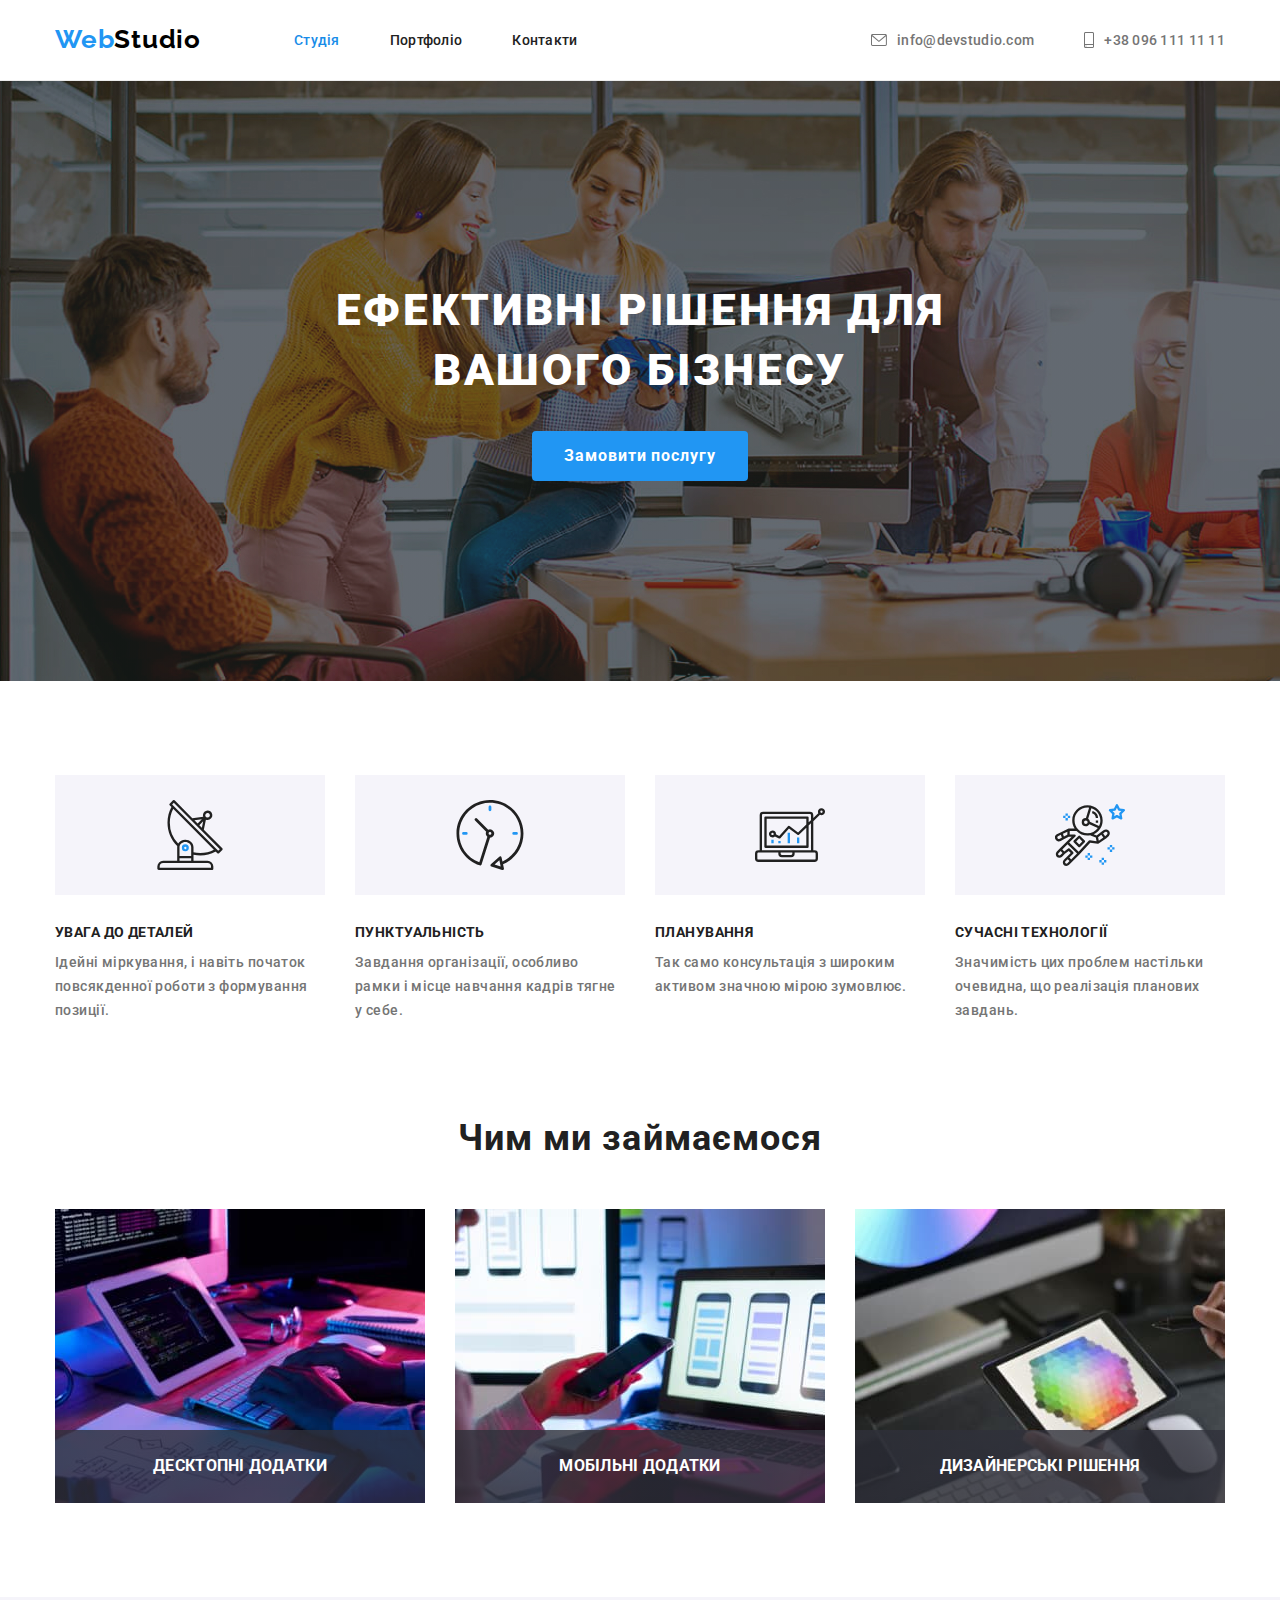
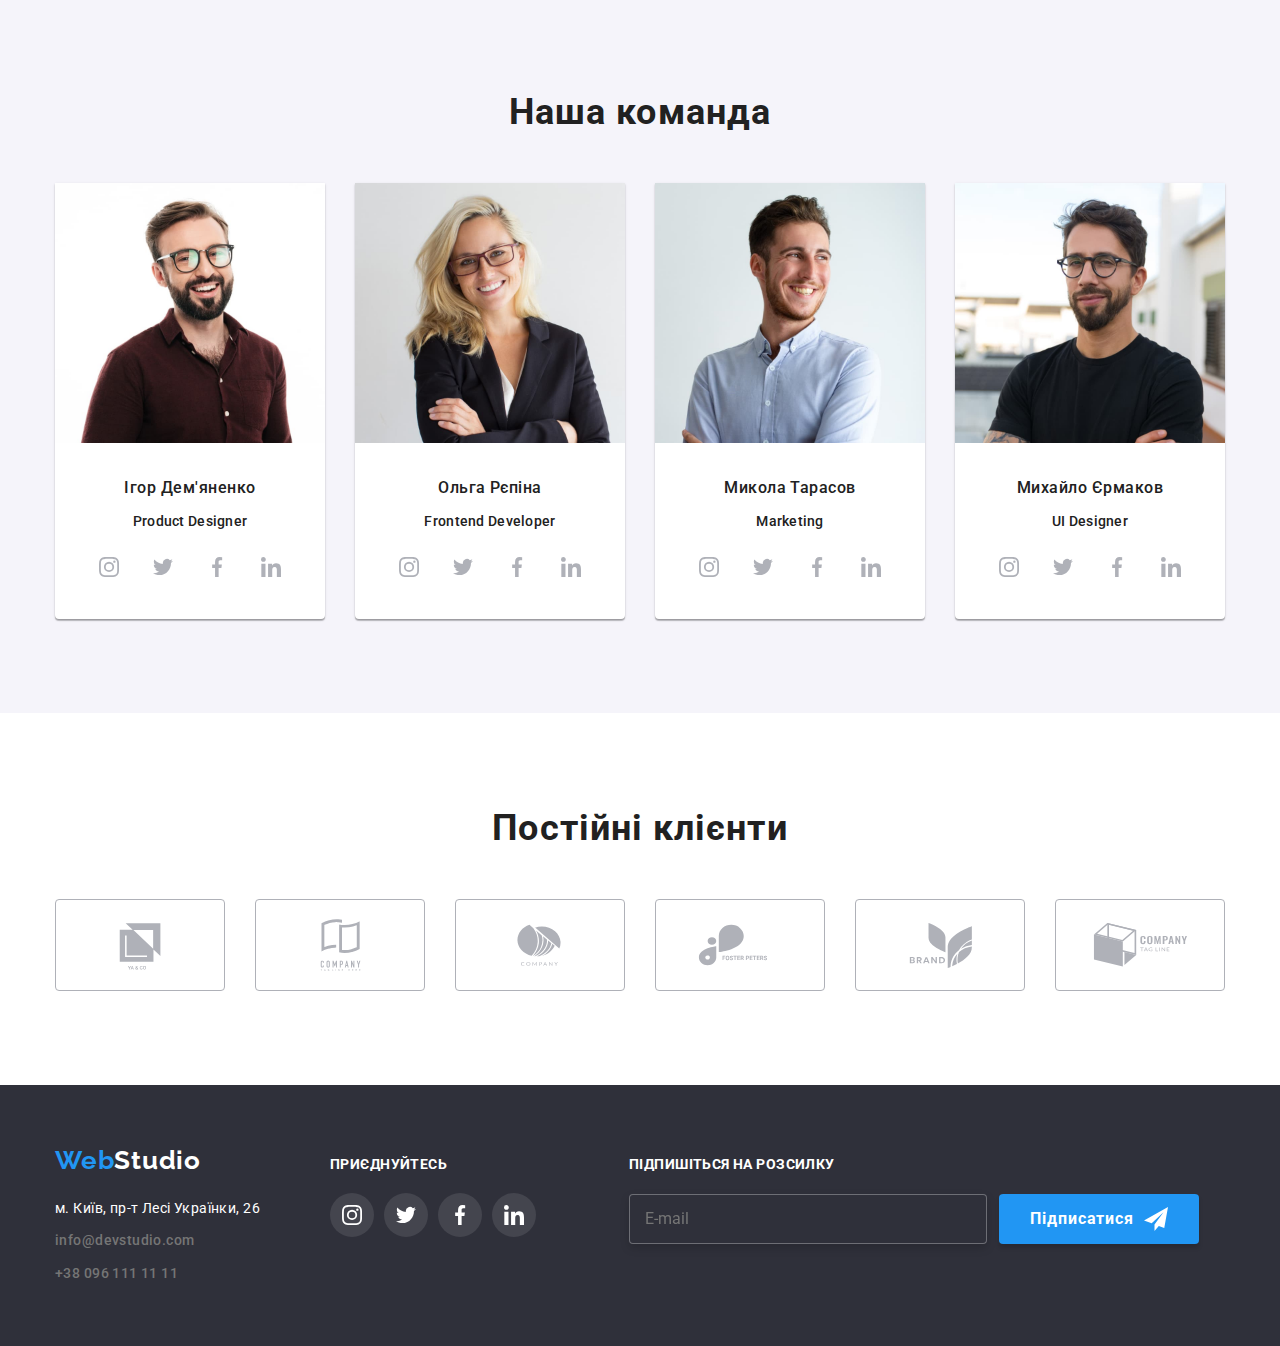
<file: index.html>
<!DOCTYPE html>
<html lang="uk">
  <head>
    <meta charset="UTF-8" />
    <meta http-equiv="X-UA-Compatible" content="IE=edge" />
    <meta name="viewport" content="width=device-width, initial-scale=1.0" />
    <title>Document</title>
    <link
      href="https://fonts.googleapis.com/css2?family=Raleway:wght@900&family=Roboto:wght@400;500;700;900&display=swap"
      rel="stylesheet"
    />
    <link
      rel="stylesheet"
      href="https://cdnjs.cloudflare.com/ajax/libs/modern-normalize/1.1.0/modern-normalize.min.css"
    />
    <link rel="stylesheet" href="./css/styles.css" />
  </head>
  <body>
    <!-- Шапка -->
    <header class="page-header">
      <div class="container main-nav">
        <!-- Навігація -->
        <nav class="nav">
          <a href="./index.html" class="logo"><span class="logo-text">Web</span>Studio</a>
          <ul class="list site-nav">
            <li class="item">
              <a href="./index.html" class="link current">Студія</a>
            </li>
            <li class="item"><a href="./portfolio.html" class="link">Портфоліо</a></li>
            <li class="item"><a href="" class="link">Контакти</a></li>
          </ul>
        </nav>
        <!-- Контакти -->
        <ul class="list kontakt-nav">
          <li class="item">
            <a href="mailto:info@devstudio.com" class="link">
              <svg width="16" height="12" class="envelope">
                <use href="./images/icons.svg#envelope"></use>
              </svg>
              info@devstudio.com
            </a>
          </li>
          <li class="item">
            <a href="tel:+380961111111" class="link">
              <svg width="10" height="16" class="envelope">
                <use href="./images/icons.svg#smartphone"></use>
              </svg>
              +38 096 111 11 11
            </a>
          </li>
        </ul>
      </div>
    </header>
    <!-- Main -->
    <main>
      <!-- Герой -->
      <section class="overlay hero section">
        <div class="container">
          <h1 class="hero-title">
            ЕФЕКТИВНІ РІШЕННЯ ДЛЯ <br />
            ВАШОГО БІЗНЕСУ
          </h1>
          <button data-modal-open type="button" class="hero-button">Замовити послугу</button>
          <div class="backdrop is-hidden" data-modal>
            <div class="modal">
              <button data-modal-close class="close-button">
                <svg width="18" height="18" class="button-icons">
                  <use href="./images/icons.svg#close"></use>
                </svg>
              </button>
              <form action="" class="form">
                <p>Залиште свої дані, ми вам передзвонимо</p>
                <div class="form-group">
                  <label for="name" class="modal-label">Ім'я</label>
                  <input type="text" name="name" id="name" class="modal-input" placeholder=" " />
                  <svg width="18" height="18" class="modal-icon">
                    <use href="./images/icons.svg#persone"></use>
                  </svg>
                </div>
                <div class="form-group">
                  <label for="tel" class="modal-label">Телефон</label>
                  <input type="tel" name="tel" id="tel" class="modal-input" placeholder=" " />
                  <svg width="18" height="18" class="modal-icon">
                    <use href="./images/icons.svg#phone-black"></use>
                  </svg>
                </div>
                <div class="form-group">
                  <label for="email" class="modal-label">Пошта</label>
                  <input type="email" name="email" id="email" class="modal-input" placeholder=" " />
                  <svg width="18" height="18" class="modal-icon">
                    <use href="./images/icons.svg#email-black"></use>
                  </svg>
                </div>
                <div class="form-group">
                  <label for="comment" class="modal-label">Коментар</label>
                  <textarea
                    name="comment"
                    id="comment"
                    cols="30"
                    rows="5"
                    placeholder="Введіть текст"
                  ></textarea>
                </div>
                <label class="modal-label checkbox-label">
                  <input
                    type="checkbox"
                    name="policy"
                    value="policy"
                    class="checkbox-input visually-hidden"
                  />
                  <span class="checkbox-border">
                    <svg width="11" height="8" class="checkbox-icon">
                      <use href="./images/icons.svg#checkbox"></use>
                    </svg>
                  </span>
                  <span class="checkbox-title">
                    Погоджуюся з розсилкою та приймаю
                    <a href="" class="contract"> Умови договору</a>
                  </span>
                </label>

                <button type="submit">Відправити</button>
              </form>
            </div>
          </div>
        </div>
      </section>
      <!-- Особливості -->
      <section class="section">
        <div class="container">
          <h2 class="visually-hidden">Особливості</h2>
          <ul class="list list-flexbox">
            <li class="item features-item">
              <div class="features-icons-element">
                <svg width="70" height="70" class="features-icons">
                  <use href="./images/icons.svg#antenna"></use>
                </svg>
              </div>
              <h3 class="list-features-title">УВАГА ДО ДЕТАЛЕЙ</h3>
              <p class="list-features-text">
                Ідейні міркування, і навіть початок повсякденної роботи з формування позиції.
              </p>
            </li>
            <li class="item features-item">
              <div class="features-icons-element">
                <svg width="70" height="70" class="features-icons">
                  <use href="./images/icons.svg#clock"></use>
                </svg>
              </div>
              <h3 class="list-features-title">ПУНКТУАЛЬНІСТЬ</h3>
              <p class="list-features-text">
                Завдання організації, особливо рамки і місце навчання кадрів тягне у себе.
              </p>
            </li>
            <li class="item features-item">
              <div class="features-icons-element">
                <svg width="70" height="70" class="features-icons">
                  <use href="./images/icons.svg#diagram"></use>
                </svg>
              </div>
              <h3 class="list-features-title">ПЛАНУВАННЯ</h3>
              <p class="list-features-text">
                Так само консультація з широким активом значною мірою зумовлює.
              </p>
            </li>
            <li class="item features-item">
              <div class="features-icons-element">
                <svg width="70" height="70" class="features-icons">
                  <use href="./images/icons.svg#astronaut"></use>
                </svg>
              </div>
              <h3 class="list-features-title">СУЧАСНІ ТЕХНОЛОГІЇ</h3>
              <p class="list-features-text">
                Значимість цих проблем настільки очевидна, що реалізація планових завдань.
              </p>
            </li>
          </ul>
        </div>
      </section>
      <!-- Чим ми займаємося -->
      <section class="section work">
        <div class="container">
          <h2 class="section-name">Чим ми займаємося</h2>
          <ul class="list list-flexbox">
            <li class="item work-item">
              <div class="work-icons">
                <img
                  src="./images/development.jpg"
                  alt="Web-Development"
                  width="370"
                  height="294"
                />
                <div class="work-name">
                  <h3>ДЕСКТОПНІ ДОДАТКИ</h3>
                </div>
              </div>
            </li>
            <li class="item work-item">
              <div class="work-icons">
                <img src="images/marketing.jpg" alt="Marketing" width="370" height="294" />
                <div class="work-name">
                  <h3>МОБІЛЬНІ ДОДАТКИ</h3>
                </div>
              </div>
            </li>
            <li class="item work-item">
              <div class="work-icons">
                <img src="images/design.jpg" alt="Design" width="370" height="294" />
                <div class="work-name">
                  <h3>ДИЗАЙНЕРСЬКІ РІШЕННЯ</h3>
                </div>
              </div>
            </li>
          </ul>
        </div>
      </section>
      <!-- Наша Команда -->
      <section class="section section-command">
        <div class="container">
          <h2 class="section-name">Наша команда</h2>
          <ul class="list list-flexbox">
            <li class="item command-item">
              <img src="images/igor.jpg" alt="Igor" width="270" height="260" />
              <div class="command-content">
                <h3 class="section-command-people">Ігор Дем'яненко</h3>
                <p class="section-command-position">Product Designer</p>
                <ul class="list-icons">
                  <li class="item-icons">
                    <a href="" class="link-icons">
                      <svg width="20" height="20" class="social-network-icons">
                        <use href="./images/icons.svg#instagram"></use>
                      </svg>
                    </a>
                  </li>
                  <li class="item-icons">
                    <a href="" class="link-icons">
                      <svg width="20" height="20" class="social-network-icons">
                        <use href="./images/icons.svg#twitter"></use>
                      </svg>
                    </a>
                  </li>
                  <li class="item-icons">
                    <a href="" class="link-icons">
                      <svg width="20" height="20" class="social-network-icons">
                        <use href="./images/icons.svg#facebook"></use>
                      </svg>
                    </a>
                  </li>
                  <li class="item-icons">
                    <a href="" class="link-icons">
                      <svg width="20" height="20" class="social-network-icons">
                        <use href="./images/icons.svg#linkedin"></use>
                      </svg>
                    </a>
                  </li>
                </ul>
              </div>
            </li>
            <li class="item command-item">
              <img src="images/olga.jpg" alt="Olga" width="270" height="260" />
              <div class="command-content">
                <h3 class="section-command-people">Ольга Рєпіна</h3>
                <p class="section-command-position">Frontend Developer</p>
                <ul class="list-icons">
                  <li class="item-icons">
                    <a href="" class="link-icons">
                      <svg width="20" height="20" class="social-network-icons">
                        <use href="./images/icons.svg#instagram"></use>
                      </svg>
                    </a>
                  </li>
                  <li class="item-icons">
                    <a href="" class="link-icons">
                      <svg width="20" height="20" class="social-network-icons">
                        <use href="./images/icons.svg#twitter"></use>
                      </svg>
                    </a>
                  </li>
                  <li class="item-icons">
                    <a href="" class="link-icons">
                      <svg width="20" height="20" class="social-network-icons">
                        <use href="./images/icons.svg#facebook"></use>
                      </svg>
                    </a>
                  </li>
                  <li class="item-icons">
                    <a href="" class="link-icons">
                      <svg width="20" height="20" class="social-network-icons">
                        <use href="./images/icons.svg#linkedin"></use>
                      </svg>
                    </a>
                  </li>
                </ul>
              </div>
            </li>
            <li class="item command-item">
              <img src="images/mykola.jpg" alt="Mykola" width="270" height="260" />
              <div class="command-content">
                <h3 class="section-command-people">Микола Тарасов</h3>
                <p class="section-command-position">Marketing</p>
                <ul class="list-icons">
                  <li class="item-icons">
                    <a href="" class="link-icons">
                      <svg width="20" height="20" class="social-network-icons">
                        <use href="./images/icons.svg#instagram"></use>
                      </svg>
                    </a>
                  </li>
                  <li class="item-icons">
                    <a href="" class="link-icons">
                      <svg width="20" height="20" class="social-network-icons">
                        <use href="./images/icons.svg#twitter"></use>
                      </svg>
                    </a>
                  </li>
                  <li class="item-icons">
                    <a href="" class="link-icons">
                      <svg width="20" height="20" class="social-network-icons">
                        <use href="./images/icons.svg#facebook"></use>
                      </svg>
                    </a>
                  </li>
                  <li class="item-icons">
                    <a href="" class="link-icons">
                      <svg width="20" height="20" class="social-network-icons">
                        <use href="./images/icons.svg#linkedin"></use>
                      </svg>
                    </a>
                  </li>
                </ul>
              </div>
            </li>
            <li class="item command-item">
              <img src="images/mykhailo.jpg" alt="Mykhailo" width="270" height="260" />
              <div class="command-content">
                <h3 class="section-command-people">Михайло Єрмаков</h3>
                <p class="section-command-position">UI Designer</p>
                <ul class="list-icons">
                  <li class="item-icons">
                    <a href="" class="link-icons">
                      <svg width="20" height="20" class="social-network-icons">
                        <use href="./images/icons.svg#instagram"></use>
                      </svg>
                    </a>
                  </li>
                  <li class="item-icons">
                    <a href="" class="link-icons">
                      <svg width="20" height="20" class="social-network-icons">
                        <use href="./images/icons.svg#twitter"></use>
                      </svg>
                    </a>
                  </li>
                  <li class="item-icons">
                    <a href="" class="link-icons">
                      <svg width="20" height="20" class="social-network-icons">
                        <use href="./images/icons.svg#facebook"></use>
                      </svg>
                    </a>
                  </li>
                  <li class="item-icons">
                    <a href="" class="link-icons">
                      <svg width="20" height="20" class="social-network-icons">
                        <use href="./images/icons.svg#linkedin"></use>
                      </svg>
                    </a>
                  </li>
                </ul>
              </div>
            </li>
          </ul>
        </div>
      </section>
      <!-- Постійні клієнти -->
      <section class="section">
        <h2 class="section-name">Постійні клієнти</h2>
        <div class="container">
          <ul class="partners-list">
            <li class="partners-item">
              <a href="" class="link-partners-icons">
                <svg width="106" height="60">
                  <use href="./images/icons.svg#client1"></use>
                </svg>
              </a>
            </li>
            <li class="partners-item">
              <a href="" class="link-partners-icons">
                <svg width="106" height="60">
                  <use href="./images/icons.svg#client2"></use>
                </svg>
              </a>
            </li>
            <li class="partners-item">
              <a href="" class="link-partners-icons">
                <svg width="106" height="60">
                  <use href="./images/icons.svg#client3"></use>
                </svg>
              </a>
            </li>
            <li class="partners-item">
              <a href="" class="link-partners-icons">
                <svg width="106" height="60">
                  <use href="./images/icons.svg#client4"></use>
                </svg>
              </a>
            </li>
            <li class="partners-item">
              <a href="" class="link-partners-icons">
                <svg width="106" height="60">
                  <use href="./images/icons.svg#client5"></use>
                </svg>
              </a>
            </li>
            <li class="partners-item">
              <a href="" class="link-partners-icons">
                <svg width="106" height="60">
                  <use href="./images/icons.svg#client6"></use>
                </svg>
              </a>
            </li>
          </ul>
        </div>
      </section>
    </main>
    <!-- Підвал -->
    <footer class="footer">
      <div class="container">
        <div class="footer-text">
          <div class="footer-position">
            <a href="./index.html" class="logo-footer">
              <span class="logo-text">Web</span><span class="logo-text-footer">Studio</span>
            </a>
            <address class="address">
              <p>м. Київ, пр-т Лесі Українки, 26</p>
              <ul class="list">
                <li><a href="mailto:info@devstudio.com" class="link">info@devstudio.com</a></li>
                <li><a href="tel:+380961111111" class="link">+38 096 111 11 11</a></li>
              </ul>
            </address>
          </div>
          <div class="footer-icons">
            <h2 class="footer-title">ПРИЄДНУЙТЕСЬ</h2>
            <ul class="list-icons-footer">
              <li class="item-icons">
                <a href="" class="link-icons">
                  <svg width="20" height="20" class="social-network-icons">
                    <use href="./images/icons.svg#instagram"></use>
                  </svg>
                </a>
              </li>
              <li class="item-icons">
                <a href="" class="link-icons">
                  <svg width="20" height="20" class="social-network-icons">
                    <use href="./images/icons.svg#twitter"></use>
                  </svg>
                </a>
              </li>
              <li class="item-icons">
                <a href="" class="link-icons">
                  <svg width="20" height="20" class="social-network-icons">
                    <use href="./images/icons.svg#facebook"></use>
                  </svg>
                </a>
              </li>
              <li class="item-icons">
                <a href="" class="link-icons">
                  <svg width="20" height="20" class="social-network-icons">
                    <use href="./images/icons.svg#linkedin"></use>
                  </svg>
                </a>
              </li>
            </ul>
          </div>
          <form action="" class="form-footer">
            <label for="email-footer" class="footer-title">ПІДПИШІТЬСЯ НА РОЗСИЛКУ</label>
            <div class="form-group-footer">
              <input
                type="email-footer"
                name="email-footer"
                id="email-footer"
                placeholder="E-mail"
              />
              <button type="submit" class="button-footer">
                Підписатися
                <svg width="24" height="24" class="icons-airplane">
                  <use href="./images/icons.svg#airplane"></use>
                </svg>
              </button>
            </div>
          </form>
        </div>
      </div>
    </footer>
    <script src="./js/modal.js"></script>
  </body>
</html>
</file>
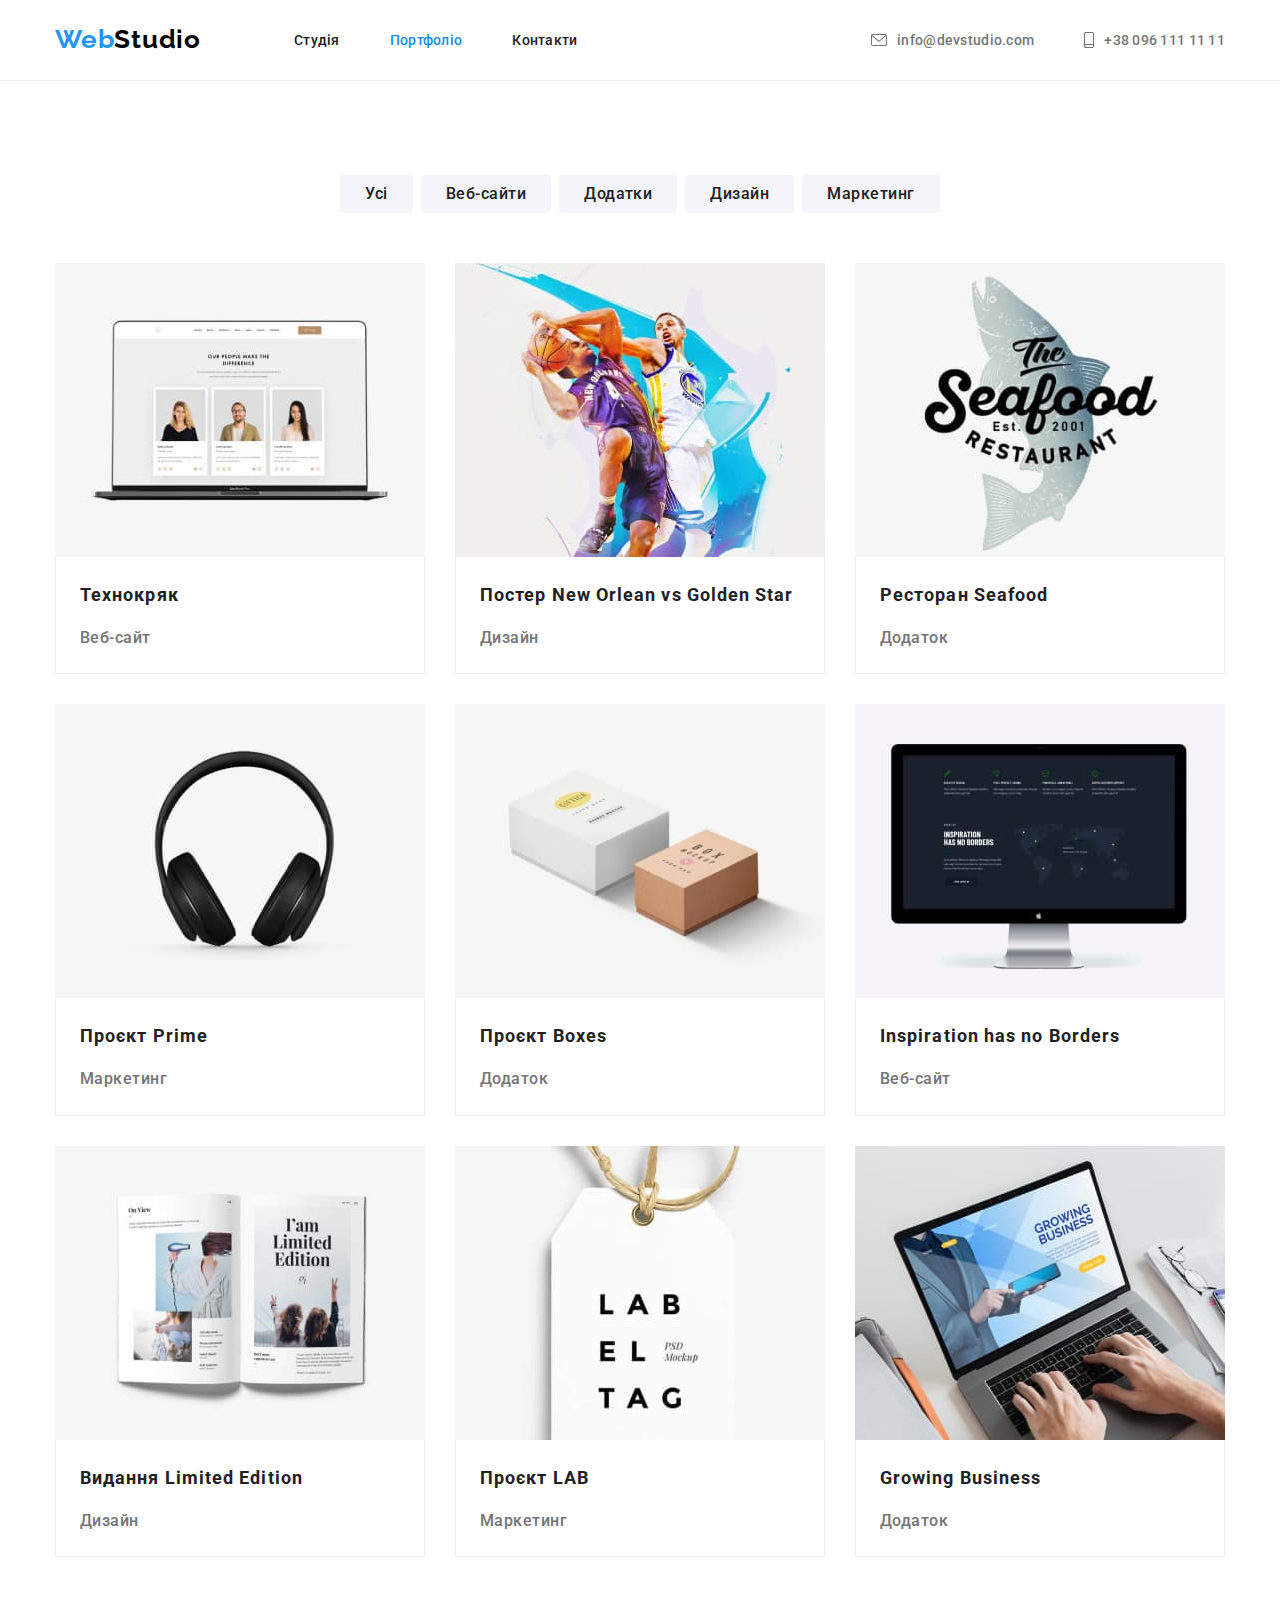
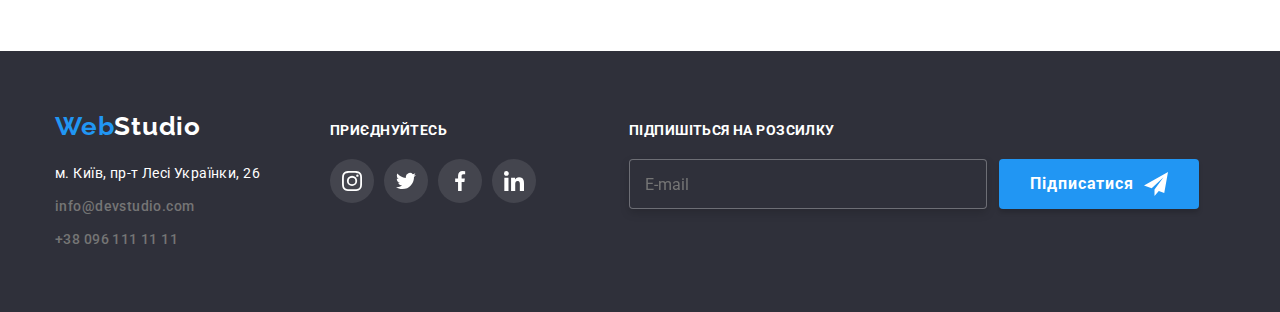
<file: portfolio.html>
<!DOCTYPE html>
<html lang="en">
  <head>
    <meta charset="UTF-8" />
    <meta http-equiv="X-UA-Compatible" content="IE=edge" />
    <meta name="viewport" content="width=device-width, initial-scale=1.0" />
    <title>Document</title>
    <link
      href="https://fonts.googleapis.com/css2?family=Raleway:wght@900&family=Roboto:wght@400;500;700;900&display=swap"
      rel="stylesheet"
    />
    <link
      rel="stylesheet"
      href="https://cdnjs.cloudflare.com/ajax/libs/modern-normalize/1.1.0/modern-normalize.min.css"
    />
    <link rel="stylesheet" href="./css/styles.css" />
  </head>
  <body>
    <!-- Шапка -->
    <header class="page-header">
      <div class="container main-nav">
        <!-- Навігація -->
        <nav class="nav">
          <a href="./index.html" class="logo"><span class="logo-text">Web</span>Studio</a>
          <ul class="list site-nav">
            <li class="item"><a href="./index.html" class="link">Студія</a></li>
            <li class="item">
              <a href="./portfolio.html" class="link current">Портфоліо</a>
            </li>
            <li class="item"><a href="" class="link">Контакти</a></li>
          </ul>
        </nav>
        <!-- Контакти -->
        <ul class="list kontakt-nav">
          <li class="item">
            <a href="mailto:info@devstudio.com" class="link">
              <svg width="16" height="12" class="envelope">
                <use href="./images/icons.svg#envelope"></use>
              </svg>
              info@devstudio.com
            </a>
          </li>
          <li class="item">
            <a href="tel:+380961111111" class="link">
              <svg width="10" height="16" class="envelope">
                <use href="./images/icons.svg#smartphone"></use>
              </svg>
              +38 096 111 11 11
            </a>
          </li>
        </ul>
      </div>
    </header>
    <!-- Секція Фільтри -->
    <main>
      <section class="section">
        <div class="container">
          <h1 class="visually-hidden">Фільтри</h1>
          <!-- Кнопки фільтрів -->
          <ul class="list button">
            <li class="item"><button type="button" class="filter">Усі</button></li>
            <li class="item"><button type="button" class="filter">Веб-сайти</button></li>
            <li class="item"><button type="button" class="filter">Додатки</button></li>
            <li class="item"><button type="button" class="filter">Дизайн</button></li>
            <li class="item"><button type="button" class="filter">Маркетинг</button></li>
          </ul>
          <!-- Список фільтрів -->
          <ul class="list card-set">
            <li class="card-item">
              <a href="" class="link-card-item">
                <div class="card-thumb">
                  <img src="./images/technocrack.jpg" alt="" width="370" height="294" />
                  <div class="card-overlay">
                    <p>
                      Ресурс пропонує комплексні пропозиції з різним рівнем функціоналу та сервісів.
                      Все це дозволить відвідувачу отримати вичерпні відомості про компанію чи
                      приватну особу.
                    </p>
                  </div>
                </div>
                <div class="card-content">
                  <h2 class="card-heading">Технокряк</h2>
                  <p class="card-text">Веб-сайт</p>
                </div>
              </a>
            </li>
            <li class="card-item">
              <a href="" class="link-card-item">
                <div class="card-thumb">
                  <img src="images/new-orlean.jpg" alt="" width="370" height="294" />
                  <div class="card-overlay">
                    <p>
                      Ресурс пропонує комплексні пропозиції з різним рівнем функціоналу та сервісів.
                      Все це дозволить відвідувачу отримати вичерпні відомості про компанію чи
                      приватну особу.
                    </p>
                  </div>
                </div>
                <div class="card-content">
                  <h2 class="card-heading">Постер New Orlean vs Golden Star</h2>
                  <p class="card-text">Дизайн</p>
                </div>
              </a>
            </li>
            <li class="card-item">
              <a href="" class="link-card-item">
                <div class="card-thumb">
                  <img src="./images/seafood.jpg" alt="" width="370" height="294" />
                  <div class="card-overlay">
                    <p>
                      Ресурс пропонує комплексні пропозиції з різним рівнем функціоналу та сервісів.
                      Все це дозволить відвідувачу отримати вичерпні відомості про компанію чи
                      приватну особу.
                    </p>
                  </div>
                </div>
                <div class="card-content">
                  <h2 class="card-heading">Ресторан Seafood</h2>
                  <p class="card-text">Додаток</p>
                </div>
              </a>
            </li>
            <li class="card-item">
              <a href="" class="link-card-item">
                <div class="card-thumb">
                  <img src="./images/prime.jpg" alt="" width="370" height="294" />
                  <div class="card-overlay">
                    <p>
                      Ресурс пропонує комплексні пропозиції з різним рівнем функціоналу та сервісів.
                      Все це дозволить відвідувачу отримати вичерпні відомості про компанію чи
                      приватну особу.
                    </p>
                  </div>
                </div>
                <div class="card-content">
                  <h2 class="card-heading">Проєкт Prime</h2>
                  <p class="card-text">Маркетинг</p>
                </div>
              </a>
            </li>
            <li class="card-item">
              <a href="" class="link-card-item">
                <div class="card-thumb">
                  <img src="./images/boxes.jpg" alt="" width="370" height="294" />
                  <div class="card-overlay">
                    <p>
                      Ресурс пропонує комплексні пропозиції з різним рівнем функціоналу та сервісів.
                      Все це дозволить відвідувачу отримати вичерпні відомості про компанію чи
                      приватну особу.
                    </p>
                  </div>
                </div>
                <div class="card-content">
                  <h2 class="card-heading">Проєкт Boxes</h2>
                  <p class="card-text">Додаток</p>
                </div>
              </a>
            </li>
            <li class="card-item">
              <a href="" class="link-card-item">
                <div class="card-thumb">
                  <img
                    src="./images/inspiration-has-no-borders.jpg"
                    alt=""
                    width="370"
                    height="294"
                  />
                  <div class="card-overlay">
                    <p>
                      Ресурс пропонує комплексні пропозиції з різним рівнем функціоналу та сервісів.
                      Все це дозволить відвідувачу отримати вичерпні відомості про компанію чи
                      приватну особу.
                    </p>
                  </div>
                </div>
                <div class="card-content">
                  <h2 class="card-heading">Inspiration has no Borders</h2>
                  <p class="card-text">Веб-сайт</p>
                </div>
              </a>
            </li>
            <li class="card-item">
              <a href="" class="link-card-item">
                <div class="card-thumb">
                  <img src="./images/limited-edition.jpg" alt="" width="370" height="294" />
                  <div class="card-overlay">
                    <p>
                      Ресурс пропонує комплексні пропозиції з різним рівнем функціоналу та сервісів.
                      Все це дозволить відвідувачу отримати вичерпні відомості про компанію чи
                      приватну особу.
                    </p>
                  </div>
                </div>
                <div class="card-content">
                  <h2 class="card-heading">Видання Limited Edition</h2>
                  <p class="card-text">Дизайн</p>
                </div>
              </a>
            </li>
            <li class="card-item">
              <a href="" class="link-card-item">
                <div class="card-thumb">
                  <img src="./images/lab.jpg" alt="" width="370" height="294" />
                  <div class="card-overlay">
                    <p>
                      Ресурс пропонує комплексні пропозиції з різним рівнем функціоналу та сервісів.
                      Все це дозволить відвідувачу отримати вичерпні відомості про компанію чи
                      приватну особу.
                    </p>
                  </div>
                </div>
                <div class="card-content">
                  <h2 class="card-heading">Проєкт LAB</h2>
                  <p class="card-text">Маркетинг</p>
                </div>
              </a>
            </li>
            <li class="card-item">
              <a href="" class="link-card-item">
                <div class="card-thumb">
                  <img src="./images/growing-business.jpg" alt="" width="370" height="294" />
                  <div class="card-overlay">
                    <p>
                      Ресурс пропонує комплексні пропозиції з різним рівнем функціоналу та сервісів.
                      Все це дозволить відвідувачу отримати вичерпні відомості про компанію чи
                      приватну особу.
                    </p>
                  </div>
                </div>
                <div class="card-content">
                  <h2 class="card-heading">Growing Business</h2>
                  <p class="card-text">Додаток</p>
                </div>
              </a>
            </li>
          </ul>
        </div>
      </section>
    </main>
    <!-- Підвал -->
    <footer class="footer">
      <div class="container">
        <div class="footer-text">
          <div class="footer-position">
            <a href="./index.html" class="logo-footer">
              <span class="logo-text">Web</span><span class="logo-text-footer">Studio</span>
            </a>
            <address class="address">
              <p>м. Київ, пр-т Лесі Українки, 26</p>
              <ul class="list">
                <li><a href="mailto:info@devstudio.com" class="link">info@devstudio.com</a></li>
                <li><a href="tel:+380961111111" class="link">+38 096 111 11 11</a></li>
              </ul>
            </address>
          </div>
          <div class="footer-icons">
            <h2 class="footer-title">ПРИЄДНУЙТЕСЬ</h2>
            <ul class="list-icons-footer">
              <li class="item-icons">
                <a href="" class="link-icons">
                  <svg width="20" height="20" class="social-network-icons">
                    <use href="./images/icons.svg#instagram"></use>
                  </svg>
                </a>
              </li>
              <li class="item-icons">
                <a href="" class="link-icons">
                  <svg width="20" height="20" class="social-network-icons">
                    <use href="./images/icons.svg#twitter"></use>
                  </svg>
                </a>
              </li>
              <li class="item-icons">
                <a href="" class="link-icons">
                  <svg width="20" height="20" class="social-network-icons">
                    <use href="./images/icons.svg#facebook"></use>
                  </svg>
                </a>
              </li>
              <li class="item-icons">
                <a href="" class="link-icons">
                  <svg width="20" height="20" class="social-network-icons">
                    <use href="./images/icons.svg#linkedin"></use>
                  </svg>
                </a>
              </li>
            </ul>
          </div>
          <form action="" class="form-footer">
            <label for="email-footer" class="footer-title">ПІДПИШІТЬСЯ НА РОЗСИЛКУ</label>
            <div class="form-group-footer">
              <input
                type="email-footer"
                name="email-footer"
                id="email-footer"
                placeholder="E-mail"
              />
              <button type="submit" class="button-footer">
                Підписатися
                <svg width="24" height="24" class="icons-airplane">
                  <use href="./images/icons.svg#airplane"></use>
                </svg>
              </button>
            </div>
          </form>
        </div>
      </div>
    </footer>
  </body>
</html>
</file>
<file: css/styles.css>
/* Змінні */
:root {
  --background-color: #ffffff;
  --hero-background-color: #2f303a;
  --command-background-color: #f5f4fa;
  --button-background-color: #2196f3;
  --footer-backgaraund-icons: rgba(255, 255, 255, 0.1);
  --title-color: #212121;
  --text-color: #757575;
  --text-logo: #2196f3;
  --text-logo-header: #000000;
  --text-logo-footer: #ffffff;
  --hero-title-color: #ffffff;
  --hover--color: #188ce8;
  --fill-icons: #afb1b8;
  --fill-icons-hover: #ffffff;
  --backgraund-icons-hover: #2196f3;
  --footer-bottom-border-color: #ececec;
  --cards-bottom-border-color: 1px solid #eeeeee;
  --card-set-gap: 30px;
  --icons-set-gap: 10px;
  --box-shadow--photo: 0px 1px 3px rgba(0, 0, 0, 0.12), 0px 1px 1px rgba(0, 0, 0, 0.14),
    0px 2px 1px rgba(0, 0, 0, 0.2);
  --button-shadow: 0px 3px 1px rgba(0, 0, 0, 0.1), 0px 1px 2px rgba(0, 0, 0, 0.08),
    0px 2px 2px rgba(0, 0, 0, 0.12);
  --box-shadov-cards: 0px 1px 1px rgba(0, 0, 0, 0.12), 0px 4px 4px rgba(0, 0, 0, 0.06),
    1px 4px 6px rgba(0, 0, 0, 0.16);
  --border-radius-photo: 0px 0px 4px 4px;
  --border-radius-button: 4px;
  --box-shadow-button-hero: 0px 4px 4px rgba(0, 0, 0, 0.15);
  --box-shadow-hero: 0px 4px 4px rgba(0, 0, 0, 0.25);
  --border-hero: 1px solid #000000;
}

body {
  font-family: 'Roboto', sans-serif;
  background-color: var(--background-color);
  color: var(--title-color);
}
/* Розміри контейнеру */
.container {
  width: 1200px;
  padding-left: 15px;
  padding-right: 15px;
  margin-left: auto;
  margin-right: auto;
  /* outline: 2px solid green; */
}
img {
  display: block;
  max-width: 100%;
  height: auto;
}
/* Шапка */

.main-nav {
  display: flex;
  align-items: center;
  justify-self: flex-start;
}
.nav {
  display: flex;
}
.page-header {
  border-bottom: 1px solid var(--footer-bottom-border-color);
}

/* Логотип */
.logo {
  display: block;
  padding-top: 24px;
  padding-bottom: 25px;

  font-family: 'Raleway', sans-serif;
  font-weight: 700;
  font-size: 26px;
  line-height: 1.2;
  letter-spacing: 0.03em;
  color: var(--text-logo-header);
  text-decoration: none;
}
.logo-text {
  color: var(--text-logo);
}
.list {
  margin-top: 0;
  margin-bottom: 0;
  padding-left: 0;

  font-weight: 500;
  font-size: 14px;
  line-height: 1.15;
  letter-spacing: 0.02em;
  list-style: none;
}
/* Навігація */
.site-nav {
  display: flex;
  margin-left: 93px;
}
.site-nav .item:not(:last-child) {
  margin-right: 50px;
}
.site-nav .link {
  display: block;
  padding-top: 32px;
  padding-bottom: 32px;

  color: var(--title-color);
  text-decoration: none;

  transition-property: color;
  transition-duration: 250ms;
  transition-timing-function: cubic-bezier(0.4, 0, 0.2, 1);
}
/* Контакти */
.kontakt-nav {
  display: flex;
  margin-left: auto;
}

.kontakt-nav .item:not(:last-child) {
  margin-right: 50px;
}
.kontakt-nav .link {
  display: flex;
  padding-top: 32px;
  padding-bottom: 32px;
  align-items: center;

  color: var(--text-color);
  fill: var(--text-color);
  text-decoration: none;

  transition-property: color, fill;
  transition-duration: 250ms;
  transition-timing-function: cubic-bezier(0.4, 0, 0.2, 1);
}

.envelope {
  margin-right: 10px;
}
.site-nav .link:hover,
.site-nav .link:focus {
  color: var(--hover--color);
}
.kontakt-nav .link:hover,
.kontakt-nav .link:focus {
  color: var(--hover--color);
  fill: var(--hover--color);
}

/* .site-nav .current-color ::after {
  content: '';
  position: absolute;
  display: block;
  bottom: 0;
  left: 0;
  width: 100%;
  height: 4px;
  background-color: var(--backgraund-icons-hover);
  box-shadow: 0px 4px 4px rgba(0, 0, 0, 0.25);
  border-radius: 2px;
} */
.site-nav .link.current {
  position: relative;
  color: var(--hover--color);
}

.site-nav .link.current::after {
  content: '';
  position: absolute;
  display: block;
  bottom: 0;
  left: 0;
  width: 100%;
  height: 4px;
  background-color: var(--backgraund-icons-hover);
  box-shadow: 0px 4px 4px rgba(0, 0, 0, 0.25);
  border-radius: 2px;
  transform: scaleX(0);

  transition-property: transform, background-color, box-shadow;
  transition-duration: 250ms;
  transition-timing-function: cubic-bezier(0.4, 0, 0.2, 1);
}

.site-nav .link.current:hover::after,
.site-nav .link.current:focus::after {
  transform: scaleX(1);
}
/* Герой */
.hero {
  /* background-color: var(--hero-background-color); */
  color: var(--hero-title-color);
  text-align: center;
}

.hero-title {
  width: 696px;
  margin-bottom: 30px;
  margin-top: 0px;
  margin-left: auto;
  margin-right: auto;
  text-align: center;

  font-weight: 900;
  font-size: 44px;
  line-height: 1.36;
  letter-spacing: 0.06em;
}
.hero-button {
  border: 0;
  border-radius: var(--border-radius-button);

  padding-top: 10px;
  padding-bottom: 10px;
  padding-left: 32px;
  padding-right: 32px;

  font-family: 'Roboto', sans-serif;
  font-weight: 700;
  font-size: 16px;
  line-height: 1.9;

  background-color: var(--button-background-color);
  color: var(--hero-title-color);
  cursor: pointer;
  letter-spacing: 0.06em;

  transition-property: background-color, box-shadow;
  transition-duration: 250ms;
  transition-timing-function: cubic-bezier(0.4, 0, 0.2, 1);
}
.hero-button:hover,
.hero-button:focus {
  background-color: var(--hover--color);
  box-shadow: var(--box-shadow-button-hero);
}

.backdrop {
  position: fixed;
  top: 0;
  left: 0;
  width: 100%;
  height: 100%;

  opacity: 1;
  background-color: rgba(0, 0, 0, 0.2);
  /* background-color: #000000; */
  z-index: 2;
  transition-property: opacity;
  transition-duration: 250ms;
  transition-timing-function: cubic-bezier(0.4, 0, 0.2, 1);
}

.backdrop.is-hidden {
  opacity: 0;
  pointer-events: none;
  /* visibility: hidden; */
}
.backdrop.is-hidden .modal {
  transform: translate(-50%, -50%) scale(0);
}
.modal {
  position: absolute;
  top: 50%;
  left: 50%;
  transform: translate(-50%, -50%) scale(1);

  width: 528px;
  height: 581px;
  background-color: var(--background-color);

  transition-property: transform;
  transition-duration: 250ms;
  transition-timing-function: cubic-bezier(0.4, 0, 0.2, 1);
}
.close-button {
  position: absolute;
  top: 8px;
  right: 8px;
  display: flex;

  align-items: center;
  width: 30px;
  height: 30px;
  margin: 0;

  background-color: var(--background-color);
  border: 1px solid rgba(0, 0, 0, 0.1);
  border-radius: 50%;
  cursor: pointer;
}
.form p {
  margin: 0;
  margin-bottom: 12px;

  font-family: 'Roboto';
  font-style: normal;
  font-weight: 700;
  font-size: 20px;
  line-height: 23px;
  text-align: center;
  letter-spacing: 0.03em;
  color: #212121;
}
.form {
  padding: 40px;
}
.form-group {
  position: relative;

  display: flex;
  flex-direction: column;
  margin-bottom: 10px;
  align-items: flex-start;
}
.form-group:first-child {
  margin-bottom: 0;
}
.modal-icon {
  position: absolute;
  top: 50%;
  left: 12px;
}
.modal-label {
  margin-bottom: 4px;
  font-family: 'Roboto';
  font-style: normal;
  font-weight: 400;
  font-size: 12px;
  line-height: 1.17;
  letter-spacing: 0.01em;
  font-style: normal;
  color: var(--text-color);
}
.form-group .modal-input {
  padding-left: 42px;
  outline: 0;
  border: 1px solid rgba(33, 33, 33, 0.2);
  border-radius: 4px;
  width: 100%;
  height: 40px;

  transition-property: border;
  transition-duration: 250ms;
  transition-timing-function: cubic-bezier(0.4, 0, 0.2, 1);
}
.form-group .modal-icon {
  transition-property: fill;
  transition-duration: 250ms;
  transition-timing-function: cubic-bezier(0.4, 0, 0.2, 1);
}
.modal-input:focus-within {
  border: 1px solid var(--backgraund-icons-hover);
}
.form-group:focus-within > .modal-icon {
  fill: var(--backgraund-icons-hover);
  transition-property: fill;
  transition-duration: 250ms;
  transition-timing-function: cubic-bezier(0.4, 0, 0.2, 1);
}
.form-group textarea {
  width: 100%;
  padding: 12px 16px;
  resize: none;
  border: 1px solid rgba(33, 33, 33, 0.2);
  border-radius: 4px;
  outline: 0;

  transition-property: border;
  transition-duration: 250ms;
  transition-timing-function: cubic-bezier(0.4, 0, 0.2, 1);
}
.form-group textarea:focus {
  border: 1px solid var(--backgraund-icons-hover);
}
.form-group textarea::placeholder {
  font-family: 'Roboto';
  font-style: normal;
  font-weight: 400;
  font-size: 12px;
  line-height: 14px;
  letter-spacing: 0.01em;
  color: rgba(117, 117, 117, 0.5);
}

/* .modal-input:focus .modal-input {
  border: 1px solid #2196f3;
}
.modal-input:focus + .modal-icon,
.modal-input:not(:placeholder-shown) + .modal-icon {
  fill: #2196f3;
} */
.checkbox-label {
  display: inline-flex;
  align-items: center;
  margin-right: auto;
  margin-left: auto;
  margin: 0;
}
.checkbox-input {
  -webkit-appearance: none;
  -moz-appearance: none;
  appearance: none;
}
.checkbox-border {
  position: relative;
  display: inline-block;
  margin-right: 7px;
  width: 15px;
  height: 15px;
  background-color: var(--background-color);
  border: 2px solid #212121;
  border-radius: 2px;

  transition-property: background-color, border;
  transition-duration: 250ms;
  transition-timing-function: cubic-bezier(0.4, 0, 0.2, 1);
}
.checkbox-input:checked + .checkbox-border {
  background-color: var(--backgraund-icons-hover);
  border: 2px solid var(--backgraund-icons-hover);
}
.checkbox-icon {
  position: absolute;
  top: 50%;
  left: 50%;
  transform: translate(-50%, -50%);
  opacity: 0;

  transition-property: opacity;
  transition-duration: 250ms;
  transition-timing-function: cubic-bezier(0.4, 0, 0.2, 1);
}
.checkbox-input:checked + .checkbox-border > .checkbox-icon {
  opacity: 1;
}
.checkbox-title {
  font-family: 'Roboto';
  font-style: normal;
  font-weight: 400;
  font-size: 14px;
  line-height: 1.71;
  letter-spacing: 0.03em;

  color: var(--text-color);
}

.contract {
  color: var(--backgraund-icons-hover);
  text-decoration-line: underline;
}

.form button {
  cursor: pointer;
  margin-top: 30px;
  padding: 10px 52px;
  width: 200px;
  font-family: 'Roboto';
  font-style: normal;
  font-weight: 700;
  font-size: 16px;
  line-height: 1.9;
  letter-spacing: 0.06em;
  color: var(--background-color);
  background-color: var(--backgraund-icons-hover);
  box-shadow: 0px 4px 4px rgba(0, 0, 0, 0.15);
  border-radius: 4px;
  border: 0;

  transition-property: background-color;
  transition-duration: 250ms;
  transition-timing-function: cubic-bezier(0.4, 0, 0.2, 1);
}

.form button:hover,
.form button:focus {
  background-color: var(--hover--color);
}
.overlay {
  max-width: 1600px;
  /* height: 600px; */
  margin-left: auto;
  margin-right: auto;
  background-image: linear-gradient(to right, rgba(47, 58, 52, 0.4), rgba(47, 58, 52, 0.4)),
    url(../images/new-foto.jpg);
  background-color: var(--hero-background-color);
  /* box-shadow: var(--box-shadow-hero);
  border: var(--border-hero); */
}
/* Властивості секцій  */
.visually-hidden {
  position: absolute;
  white-space: nowrap;
  width: 1px;
  height: 1px;
  overflow: hidden;
  border: 0;
  padding: 0;
  clip: rect(0 0 0 0);
  clip-path: inset(50%);
  margin: -1px;
}
.section:first-child {
  padding-top: 200px;
  padding-bottom: 200px;
}
.section:not(.hero) {
  padding-top: 94px;
  padding-bottom: 94px;
}
.section-name {
  margin-bottom: 50px;
  margin-top: 0px;

  font-weight: 700;
  font-size: 36px;
  line-height: 1.17;
  text-align: center;
  letter-spacing: 0.03em;
}
/* Особливості */
.list-flexbox {
  display: flex;
  list-style: none;
  margin: 0;
  padding: 0;
}
.list-flexbox .features-item {
  flex-basis: calc((100% - 3 * var(--card-set-gap)) / 4);
  margin-right: var(--card-set-gap);
}
.list-flexbox .features-item:last-child {
  margin-right: 0;
}

.features-icons-element {
  display: block;
  width: 270px;
  height: 120px;
  margin-bottom: 30px;
  background-color: var(--command-background-color);
  padding: 25px 100px;
}
.features-icons {
  background-color: var(--command-background-color);
  border-radius: var(--border-radius-button);
}
.list-features-title {
  margin-bottom: 10px;
  margin-top: 0;
  padding: 0;

  font-weight: 700;
  font-size: 14px;
  line-height: 1.14;
  letter-spacing: 0.03em;
}
.list-features-text {
  margin-bottom: 0;
  margin-top: 0;

  font-size: 14px;
  line-height: 1.7;
  letter-spacing: 0.03em;
  color: var(--text-color);
}
/* Чим ми займаємося */
.work {
  margin-top: -94px;
}
.list-flexbox .work-item {
  flex-basis: calc((100% - 2 * var(--card-set-gap)) / 3);
  margin-right: var(--card-set-gap);
}
.list-flexbox .work-item:last-child {
  margin-right: 0;
}

.work-icons {
  position: relative;
  z-index: 1;
}
.work-name h3 {
  margin: 0;
  color: var(--background-color);
  padding-top: 27px;
  padding-bottom: 27px;
}
.work-name {
  position: absolute;
  bottom: 0;
  text-align: center;
  background-image: linear-gradient(to right, rgba(47, 48, 58, 0.8), rgba(47, 48, 58, 0.8));
  width: 370px;
}
/* Наша команда */
.section-command {
  padding-top: 94px;
  padding-bottom: 94px;
  background-color: var(--command-background-color);
}
.section-command .item {
  background-color: var(--background-color);
  box-shadow: var(--box-shadow--photo);
  border-radius: var(--border-radius-photo);
}
.section-command-people {
  margin-bottom: 10px;
  margin-top: 0;

  font-weight: 500;
  font-size: 16px;
  line-height: 1.9;
  text-align: center;
  letter-spacing: 0.03em;
}
.section-command-position {
  text-align: center;
  margin-top: 0;
  margin-bottom: 0;
}
.command-content {
  padding-top: 30px;
  padding-bottom: 30px;
}
.list-flexbox .command-item {
  flex-basis: calc((100% - 3 * var(--card-set-gap)) / 4);
  margin-right: var(--card-set-gap);
}

.list-flexbox .command-item:last-child {
  margin-right: 0;
}
.list-icons {
  display: flex;
  list-style: none;
  padding-left: 32px;
  padding-right: 32px;
  margin-top: 16px;
  text-align: center;
}
.item-icons {
  margin-right: var(--icons-set-gap);
}
.item-icons:last-child {
  margin-right: 0;
}
.link-icons {
  display: block;
  width: 44px;
  height: 44px;
  fill: var(--fill-icons);
  padding: 12px;
  border-radius: 50%;

  transition-property: background-color, fill;
  transition-duration: 250ms;
  transition-timing-function: cubic-bezier(0.4, 0, 0.2, 1);
}
.link-icons:hover,
.link-icons:focus {
  background-color: var(--button-background-color);
  fill: var(--hero-title-color);
  border-radius: 50%;
}
/* Наші партнери */
.partners-list {
  display: flex;
  list-style: none;
  align-items: center;
  justify-content: center;
  padding: 0;
  margin: 0;
}
.partners-item {
  margin-right: var(--card-set-gap);
}
.link-partners-icons {
  display: block;
  width: 170px;
  height: 92px;
  padding: 16px 32px;
  border: 1px solid var(--fill-icons);
  border-radius: var(--border-radius-button);
  fill: var(--fill-icons);

  transition-property: background-color, fill, border;
  transition-duration: 250ms;
  transition-timing-function: cubic-bezier(0.4, 0, 0.2, 1);
}
.link-partners-icons:hover,
.link-partners-icons:focus {
  fill: var(--backgraund-icons-hover);
  border: 1px solid var(--backgraund-icons-hover);
}

.partners-item:last-child {
  margin-right: 0;
}
/* Підвал */
.footer {
  background-color: var(--hero-background-color);
  color: var(--hero-title-color);
}
.footer-text {
  display: flex;
  align-items: baseline;

  padding-top: 60px;
  padding-bottom: 60px;
}

.footer-position {
  margin-right: 70px;
}
.footer-title {
  margin: 0;
  margin-bottom: 20px;
  font-family: 'Roboto';
  font-style: normal;
  font-weight: 700;
  font-size: 14px;
  line-height: 1.14;
  letter-spacing: 0.03em;
}

.list-icons-footer {
  display: flex;
  list-style: none;
  padding: 0;
  margin: 0;
}

.list-icons-footer .item-icons {
  background-color: var(--footer-backgaraund-icons);
  border-radius: 50%;
}

.list-icons-footer .link-icons {
  fill: var(--fill-icons-hover);
}
.logo-footer {
  padding: 0;

  font-family: 'Raleway', sans-serif;
  font-weight: 700;
  font-size: 26px;
  line-height: 1.2;
  letter-spacing: 0.03em;
  color: var(--text-logo-header);
  text-decoration: none;
}
.address p {
  margin-top: 20px;
  margin-bottom: 9px;

  font-weight: 400;
  font-size: 14px;
  line-height: 1.7;
  font-style: normal;
  letter-spacing: 0.03em;
  color: var(--hero-title-color);
}
.address .link {
  font-size: 14px;
  line-height: 1.7;
  font-style: normal;
  letter-spacing: 0.03em;
  color: var(--text-color);
  text-decoration: none;

  transition-property: color;
  transition-duration: 250ms;
  transition-timing-function: cubic-bezier(0.4, 0, 0.2, 1);
}
.address .link:hover,
.address .link:focus {
  color: var(--hover--color);
}
.address li:first-child {
  margin-bottom: 9px;
}
.logo-text-footer {
  color: var(--text-logo-footer);
}

.form-footer {
  margin-left: 93px;
}
.form-group-footer {
  display: flex;
  flex-direction: row;
  margin-top: 20px;
}
.form-group-footer input {
  padding: 15px;
  width: 358px;
  height: 50px;
  background-color: var(--hero-background-color);
  border: 1px solid rgba(255, 255, 255, 0.3);
  filter: drop-shadow(0px 4px 4px rgba(0, 0, 0, 0.15));
  border-radius: 4px;
  outline: 0;
  color: var(--background-color);

  transition-property: border;
  transition-duration: 250ms;
  transition-timing-function: cubic-bezier(0.4, 0, 0.2, 1);
}
.form-group-footer input:focus {
  border: 1px solid var(--backgraund-icons-hover);
}
.button-footer {
  cursor: pointer;
  display: flex;
  justify-content: center;
  align-items: center;
  width: 200px;
  padding: 0;
  margin-left: 12px;

  background-color: var(--button-background-color);
  color: var(--hero-title-color);
  border: 0;
  box-shadow: 0px 4px 4px rgba(0, 0, 0, 0.15);
  border-radius: 4px;

  font-family: 'Roboto';
  font-style: normal;
  font-weight: 700;
  font-size: 16px;
  line-height: 1.9;
  letter-spacing: 0.06em;

  transition-property: background-color;
  transition-duration: 250ms;
  transition-timing-function: cubic-bezier(0.4, 0, 0.2, 1);
}
.button-footer:hover,
.button-footer:focus {
  background-color: var(--hover--color);
}
.icons-airplane {
  margin-left: 10px;
}
/* .icons-airplane {
  position: absolute;
  top: 50%;
  transform: translate(-50%, -50%);
} */
/* CARD SET */
.card-set {
  display: flex;
  flex-wrap: wrap;
}

.card-set .card-item {
  flex-basis: calc((100% - 2 * var(--card-set-gap)) / 3);
  margin-right: var(--card-set-gap);
  margin-bottom: var(--card-set-gap);
}
.card-set .card-item:nth-child(3n) {
  margin-right: 0;
}
.card-set .card-item:nth-last-child(-n + 3) {
  margin-bottom: 0;
}
.link-card-item {
  display: block;
  text-decoration: none;

  transition-property: box-shadow;
  transition-duration: 250ms;
  transition-timing-function: cubic-bezier(0.4, 0, 0.2, 1);
}
.card-item .link-card-item:hover,
.card-item .link-card-item:focus {
  box-shadow: var(--box-shadov-cards);
}
.card-heading {
  margin-top: 0;
  margin-bottom: 10px;
  font-weight: 700;
  font-size: 18px;
  line-height: 2;
  letter-spacing: 0.06em;
  color: var(--title-color);
}
.card-text {
  margin: 0;
  font-size: 16px;
  line-height: 1.9;
  letter-spacing: 0.03em;
  color: var(--text-color);
}
.card-content {
  width: 370px;
  padding-top: 20px;
  padding-bottom: 20px;
  padding-right: 24px;
  padding-left: 24px;
  border-bottom: var(--cards-bottom-border-color);
  border-left: var(--cards-bottom-border-color);
  border-right: var(--cards-bottom-border-color);
}

.card-thumb {
  position: relative;
  width: 370px;
  height: 294px;
  overflow: hidden;
  perspective: 600px;
}

.card-overlay {
  position: absolute;
  bottom: 0;
  left: 0;
  width: 100%;
  height: 100%;
  background-color: rgba(33, 150, 243, 0.9);
  transform: translateY(100%);
  pointer-events: none;
  transition-property: transform;
  transition-duration: 250ms;
  transition-timing-function: cubic-bezier(0.4, 0, 0.2, 1);
}
.link-card-item:hover .card-overlay,
.link-card-item:focus .card-overlay {
  transform: translateY(0);
}
.card-overlay > p {
  color: var(--background-color);
  margin: 0;
  padding: 63px 24px;
  font-family: 'Roboto';
  font-style: normal;
  font-weight: 400;
  font-size: 18px;
  line-height: 1.6;
  letter-spacing: 0.03em;
}

/* Кнопки фільтри сторінки портфоліо */
.button {
  display: flex;
  justify-content: center;
  margin-bottom: 50px;
}
.button .item:not(:last-child) {
  margin-right: 8px;
}
.button .filter {
  border: 0;
  border-radius: var(--border-radius-button);
  padding-top: 6px;
  padding-bottom: 6px;
  padding-right: 25px;
  padding-left: 25px;

  font-family: 'Roboto';
  font-weight: 500;
  font-size: 16px;
  line-height: 1.6;
  cursor: pointer;
  text-align: center;
  letter-spacing: 0.03em;
  color: var(--title-color);
  background-color: var(--command-background-color);

  transition-property: color, background-color, box-shadow;
  transition-duration: 250ms;
  transition-timing-function: cubic-bezier(0.4, 0, 0.2, 1);
}

.button .filter:hover,
.button .filter:focus {
  background-color: var(--button-background-color);
  color: var(--hero-title-color);
  border: 0;
  border-radius: var(--border-radius-button);
  box-shadow: var(--button-shadow);
}

.button .filter:first {
  padding-top: 6px;
  padding-bottom: 6px;
  padding-right: 22px;
  padding-left: 22px;
}
</file>
